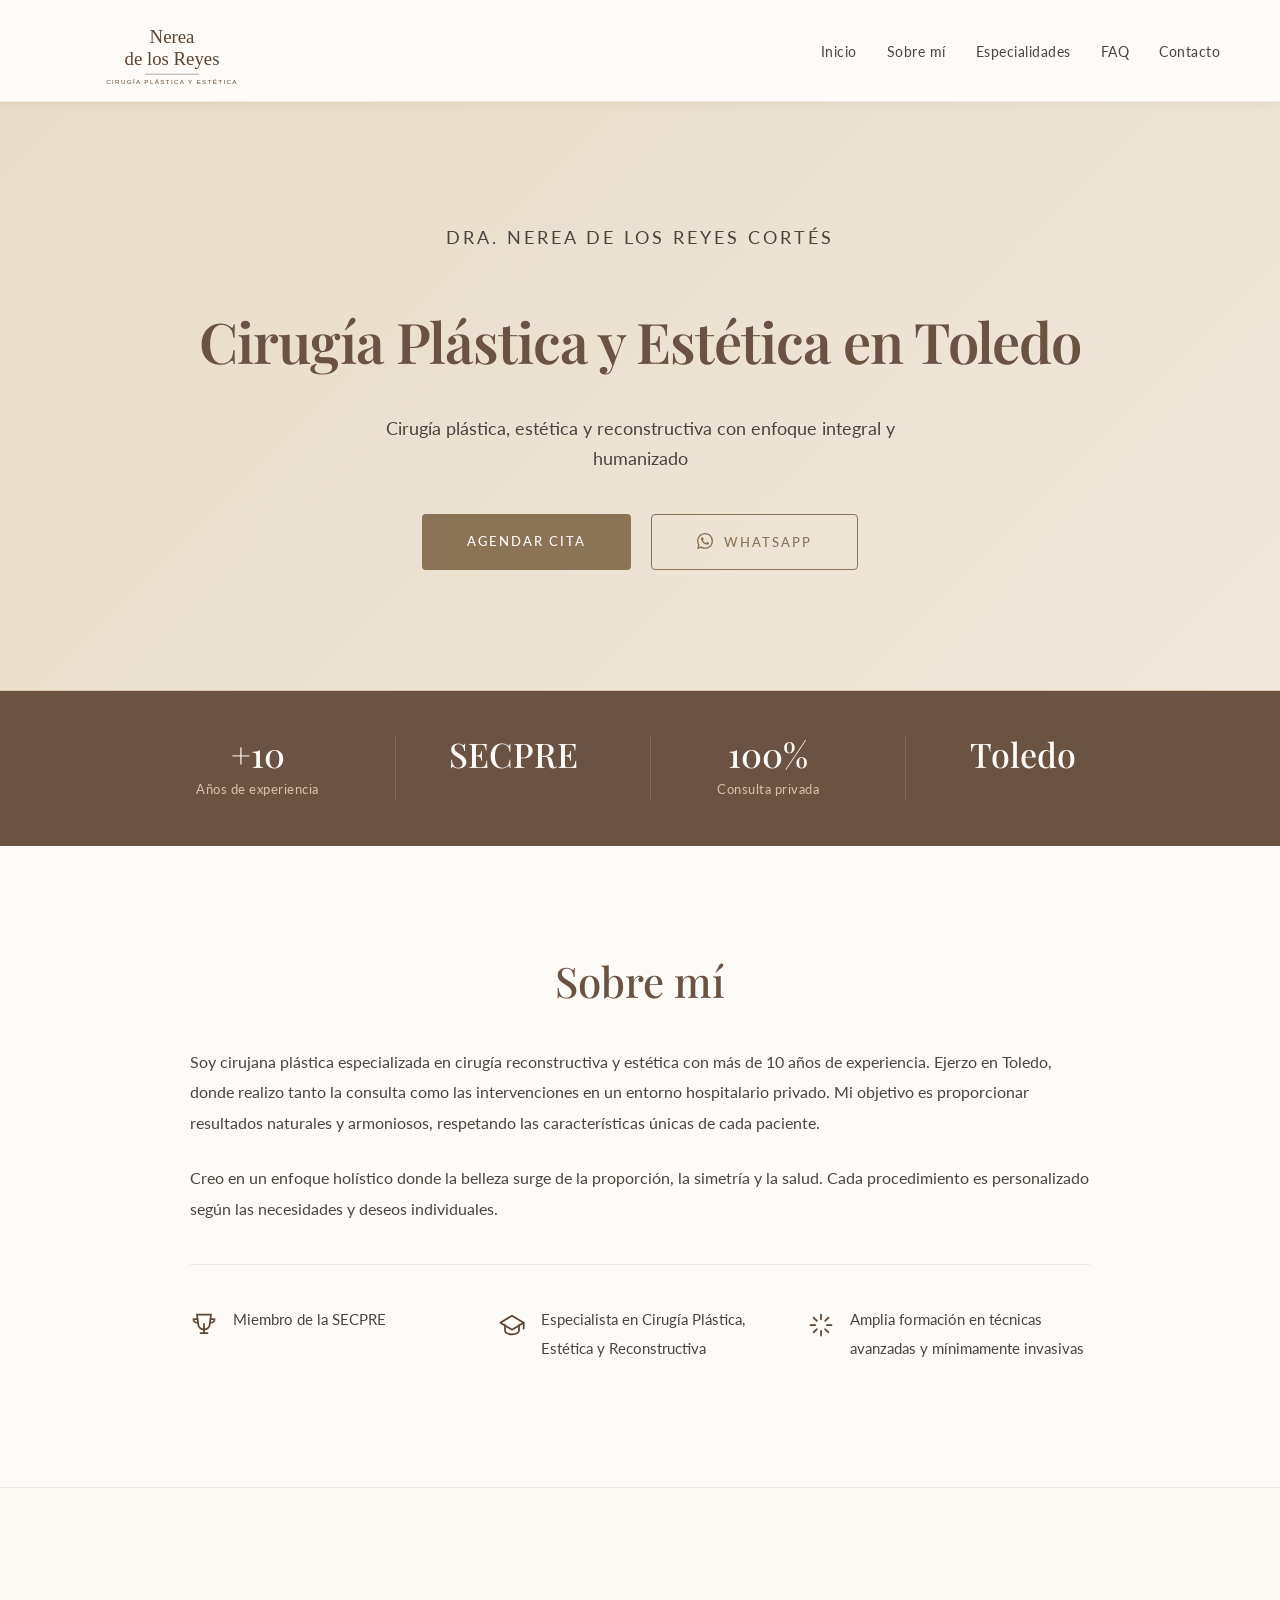
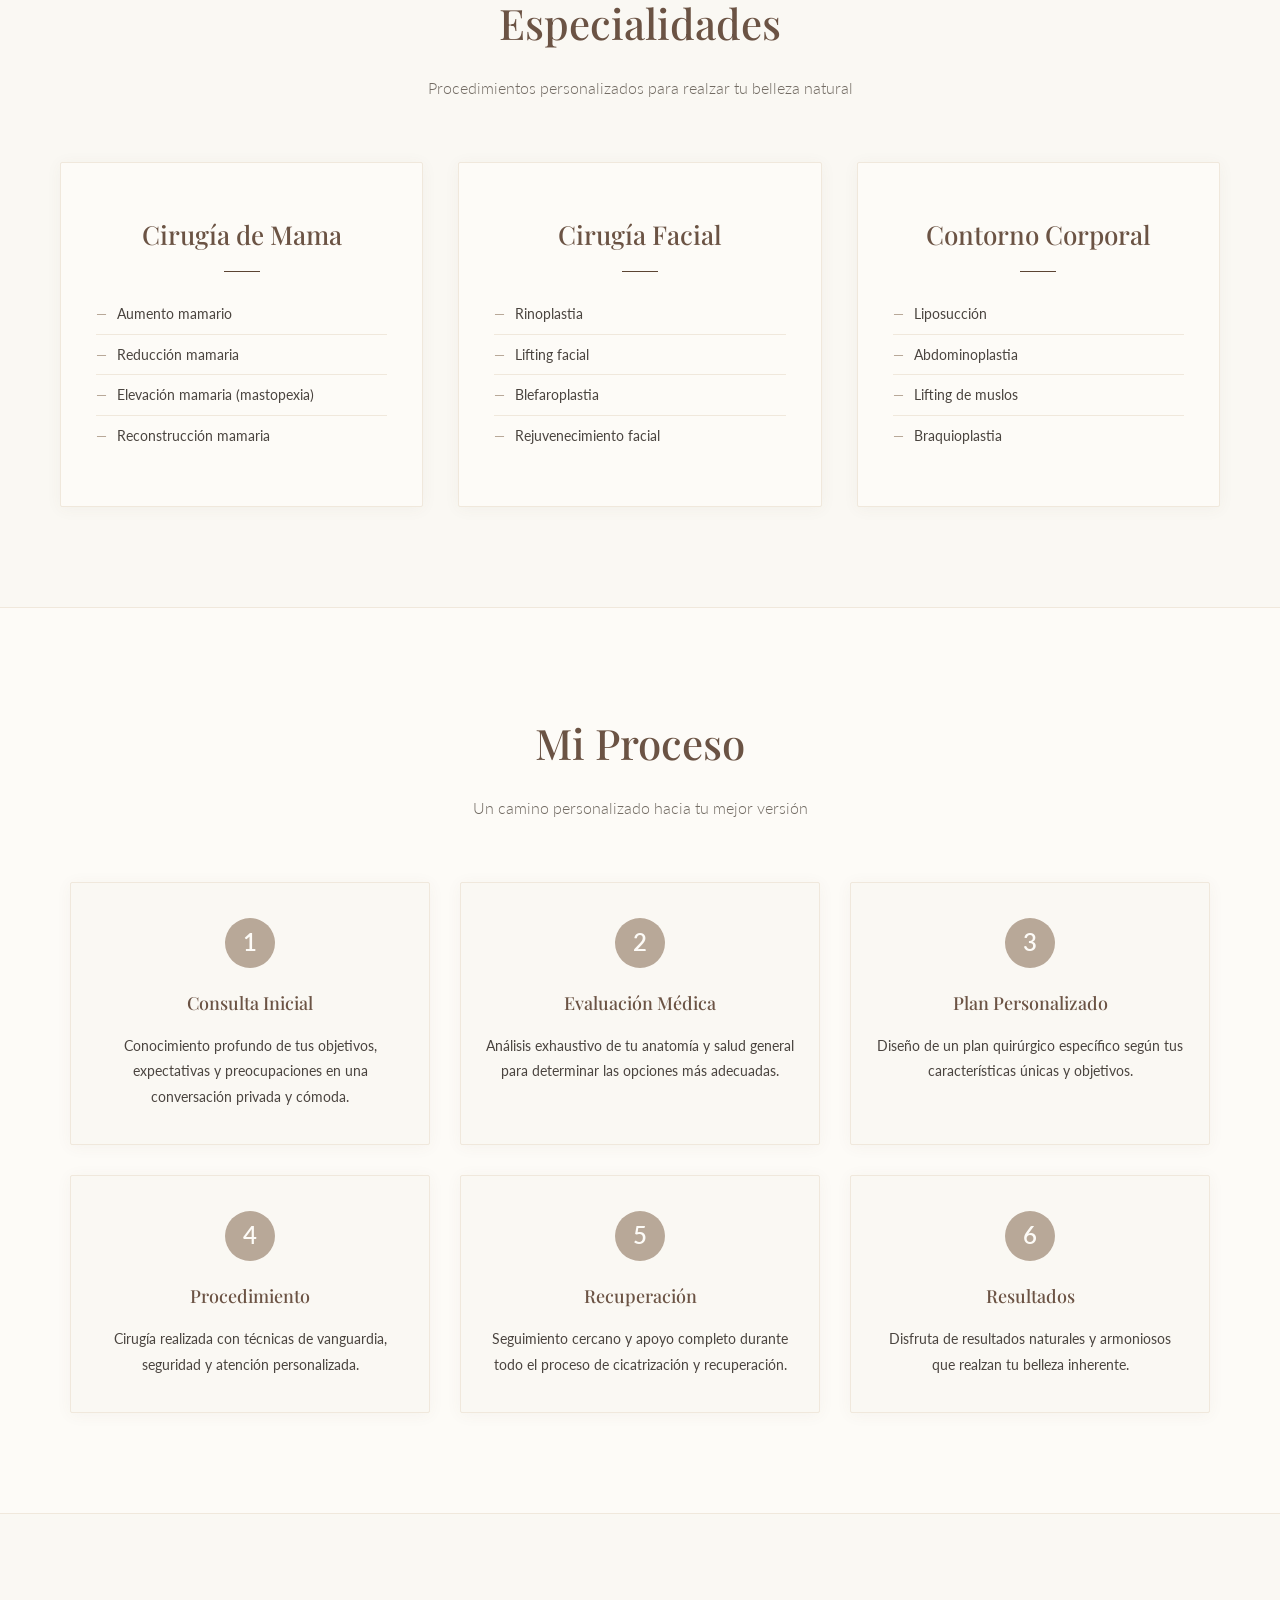
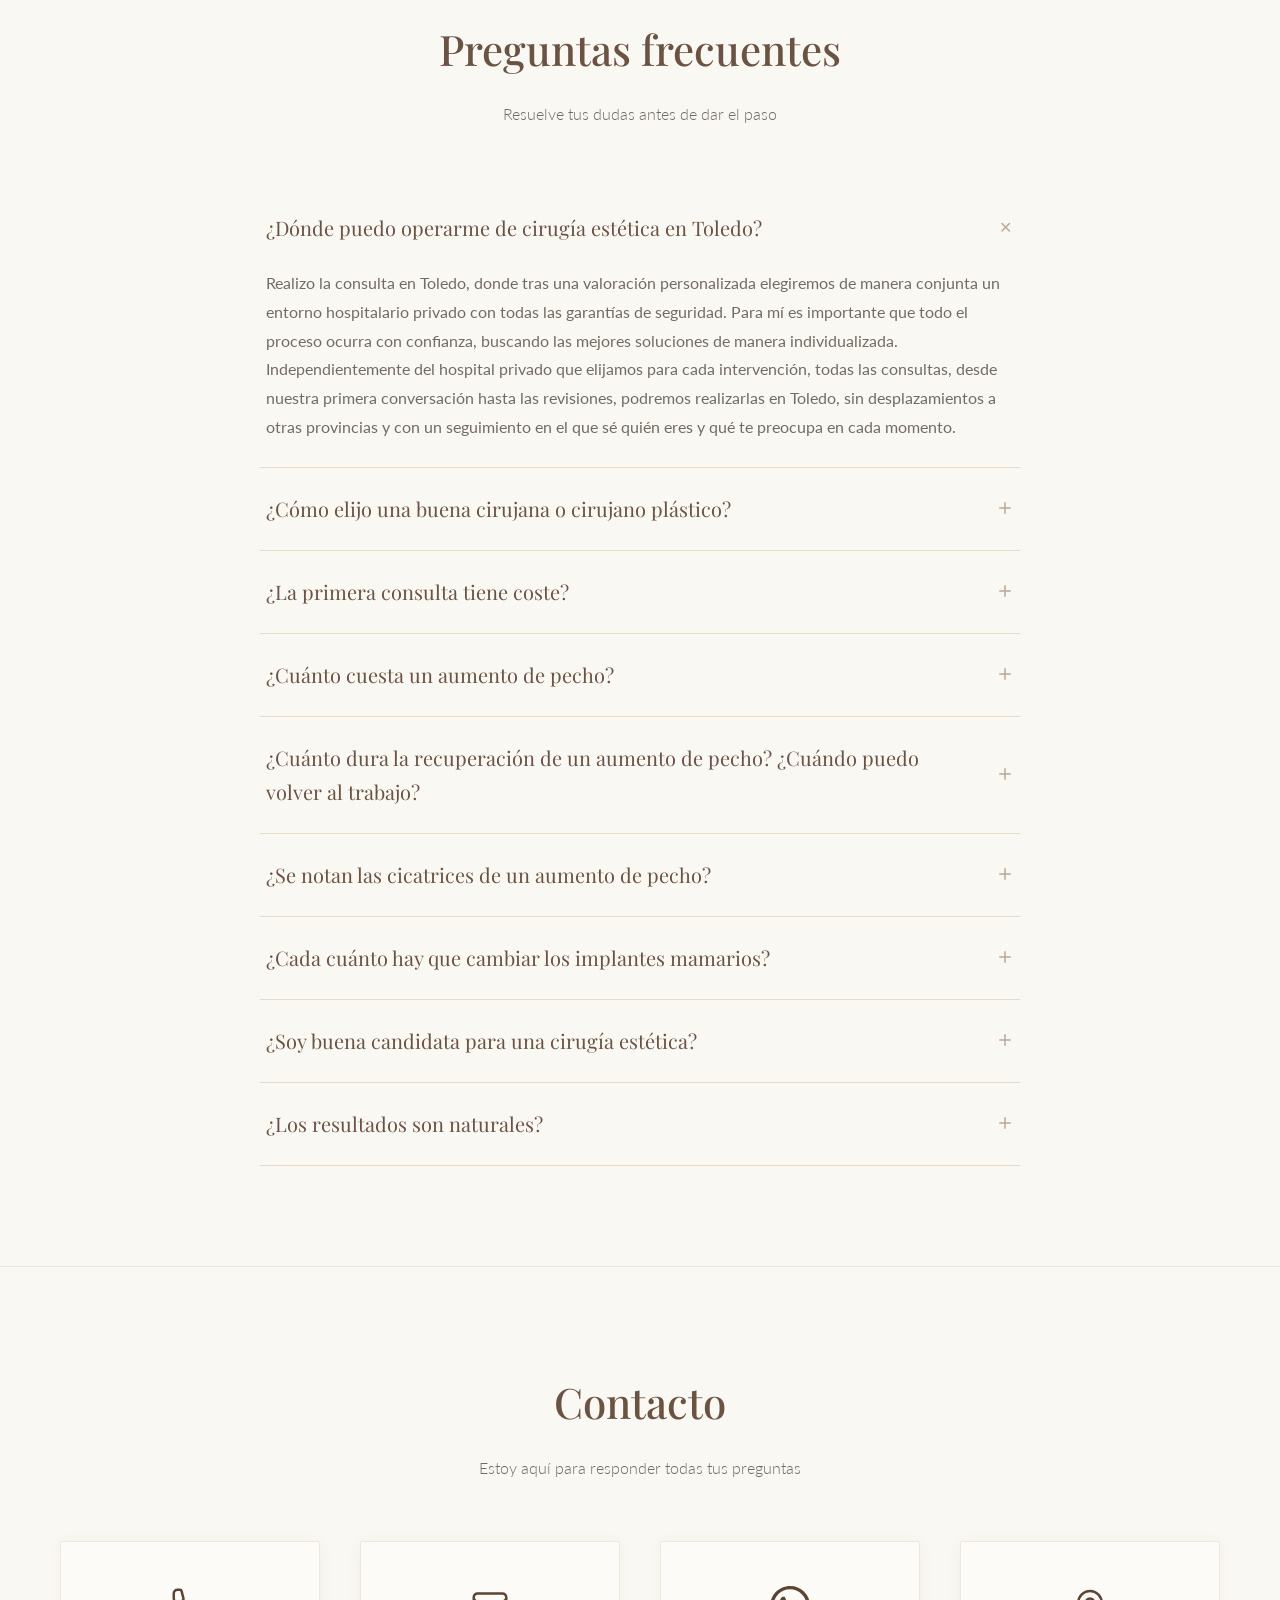
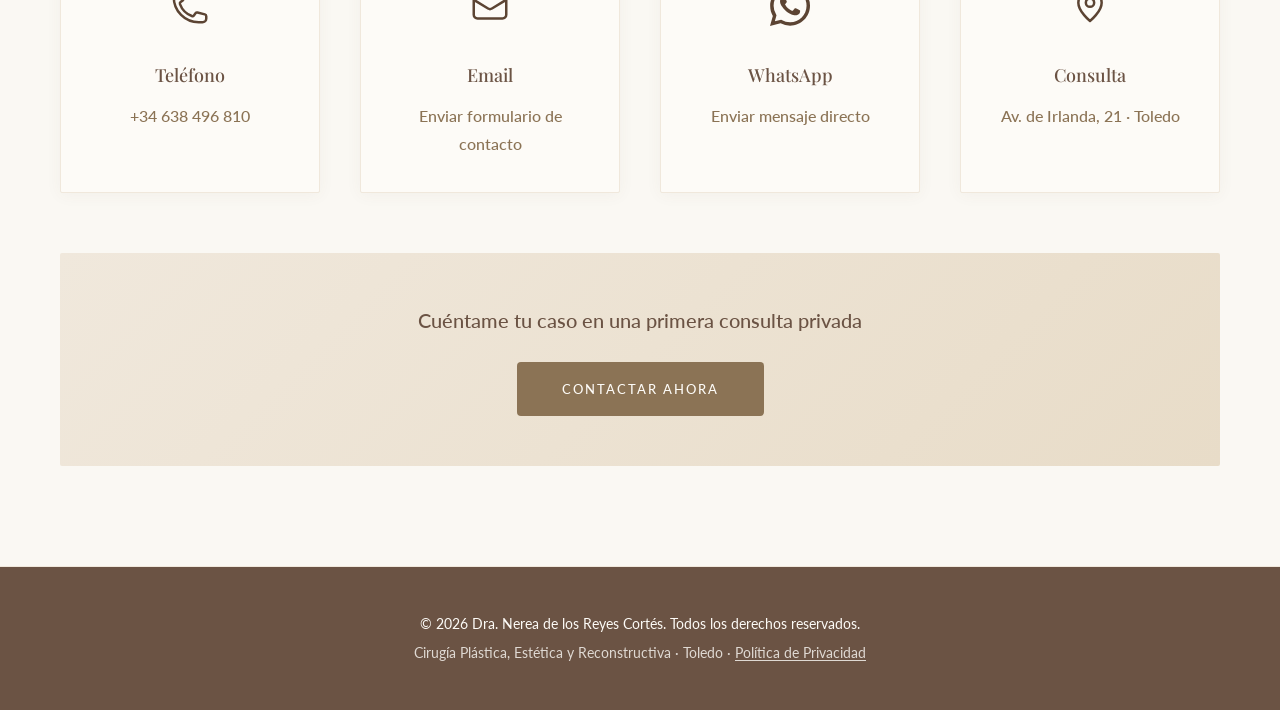
<file: index.html>
<!DOCTYPE html>
<html lang="es">
<head>
    <meta charset="UTF-8">
    <meta name="viewport" content="width=device-width, initial-scale=1.0">
    <meta name="description" content="Cirujana plástica en Toledo. La Dra. Nerea de los Reyes Cortés realiza cirugía estética y reconstructiva en hospital privado: mama, facial y contorno corporal. Pide tu consulta.">
    <title>Cirujana Plástica en Toledo | Dra. Nerea de los Reyes Cortés</title>
    <link rel="canonical" href="https://dradelosreyes.com/">
    <meta property="og:type" content="website">
    <meta property="og:title" content="Cirujana Plástica en Toledo | Dra. Nerea de los Reyes Cortés">
    <meta property="og:description" content="Cirugía plástica, estética y reconstructiva en Toledo. Consulta privada y trato personalizado.">
    <meta property="og:url" content="https://dradelosreyes.com/">
    <meta property="og:locale" content="es_ES">
    <script type="application/ld+json">
    {
        "@context": "https://schema.org",
        "@type": "Physician",
        "name": "Dra. Nerea de los Reyes Cortés",
        "medicalSpecialty": "PlasticSurgery",
        "description": "Cirujana plástica, estética y reconstructiva en Toledo.",
        "url": "https://dradelosreyes.com/",
        "telephone": "+34638496810",
        "address": {
            "@type": "PostalAddress",
            "streetAddress": "Av. de Irlanda, 21",
            "postalCode": "45005",
            "addressLocality": "Toledo",
            "addressRegion": "Castilla-La Mancha",
            "addressCountry": "ES"
        },
        "areaServed": "Toledo",
        "memberOf": {
            "@type": "Organization",
            "name": "SECPRE - Sociedad Española de Cirugía Plástica, Reparadora y Estética"
        }
    }
    </script>
    <script type="application/ld+json">
    {
        "@context": "https://schema.org",
        "@type": "FAQPage",
        "mainEntity": [
            {
                "@type": "Question",
                "name": "¿Dónde puedo operarme de cirugía estética en Toledo?",
                "acceptedAnswer": {
                    "@type": "Answer",
                    "text": "Realizo la consulta en Toledo, donde tras una valoración personalizada elegiremos de manera conjunta un entorno hospitalario privado con todas las garantías de seguridad. Para mí es importante que todo el proceso ocurra con confianza, buscando las mejores soluciones de manera individualizada. Independientemente del hospital privado que elijamos para cada intervención, todas las consultas, desde la primera conversación hasta las revisiones, podremos realizarlas en Toledo, sin desplazamientos a otras provincias y con un seguimiento en el que sé quién eres y qué te preocupa en cada momento."
                }
            },
            {
                "@type": "Question",
                "name": "¿Cómo elijo una buena cirujana o cirujano plástico?",
                "acceptedAnswer": {
                    "@type": "Answer",
                    "text": "Lo esencial es que sea especialista en Cirugía Plástica, Estética y Reconstructiva, con una titulación y una experiencia que puedas confirmar. Un buen indicador es la pertenencia a la SECPRE, la sociedad que acredita a los cirujanos plásticos en España. Pero más allá de los títulos, confía en cómo te sientes en la consulta: si te escuchan de verdad, si se toman el tiempo de entender qué es lo que a ti te importa y si te explican las cosas con honestidad, sin prometer imposibles. Esa mirada atenta al detalle es tan importante como la técnica."
                }
            },
            {
                "@type": "Question",
                "name": "¿La primera consulta tiene coste?",
                "acceptedAnswer": {
                    "@type": "Answer",
                    "text": "La primera consulta es una conversación tranquila, sin prisa y en un espacio de confianza, en la que se escucha con atención, se entiende qué te ha traído hasta aquí y se valora tu caso con detalle para proponerte lo que de verdad se ajusta a ti. La primera consulta es gratuita: podrás venir sin ningún compromiso, con la libertad de resolver tus dudas y decidir con calma."
                }
            },
            {
                "@type": "Question",
                "name": "¿Cuánto cuesta un aumento de pecho?",
                "acceptedAnswer": {
                    "@type": "Answer",
                    "text": "El precio de un aumento de pecho depende de varios factores: el tipo de implante, la técnica quirúrgica, los honorarios del equipo y los gastos de quirófano y hospitalización. Por eso no se da una tarifa cerrada, sino un presupuesto personalizado tras conocer tu caso en la primera consulta, que incluye todo lo necesario para tu seguridad y tu recuperación. Conviene desconfiar de las ofertas «low-cost» muy por debajo del mercado, porque casi siempre esconden recortes en seguridad o en la calidad de los implantes."
                }
            },
            {
                "@type": "Question",
                "name": "¿Cuánto dura la recuperación de un aumento de pecho? ¿Cuándo puedo volver al trabajo?",
                "acceptedAnswer": {
                    "@type": "Answer",
                    "text": "Cada mujer evoluciona de forma distinta. De forma orientativa, la mayoría puede volver a un trabajo de oficina en torno a una semana, siempre que no exija esfuerzo físico. El deporte y los ejercicios más intensos se retoman poco a poco, normalmente a partir del primer mes. Durante las primeras semanas conviene usar el sujetador postoperatorio y evitar levantar peso, con un seguimiento cercano durante todo el proceso."
                }
            },
            {
                "@type": "Question",
                "name": "¿Se notan las cicatrices de un aumento de pecho?",
                "acceptedAnswer": {
                    "@type": "Answer",
                    "text": "Las incisiones se hacen en zonas estratégicas para que las cicatrices sean lo más discretas posible —habitualmente en el pliegue bajo el pecho o alrededor de la areola— y con una técnica cuidadosa que piensa en el resultado a largo plazo. Con el tiempo y los cuidados adecuados se van atenuando hasta volverse muy poco perceptibles."
                }
            },
            {
                "@type": "Question",
                "name": "¿Cada cuánto hay que cambiar los implantes mamarios?",
                "acceptedAnswer": {
                    "@type": "Answer",
                    "text": "Los implantes actuales son de alta calidad y duraderos, pero no están pensados para toda la vida. No hay una norma que obligue a cambiarlos en un plazo fijo: mientras no aparezca ninguna alteración, no es necesario sustituirlos por rutina. Lo importante es el seguimiento, con revisiones periódicas a lo largo de los años."
                }
            },
            {
                "@type": "Question",
                "name": "¿Soy buena candidata para una cirugía estética?",
                "acceptedAnswer": {
                    "@type": "Answer",
                    "text": "La mejor forma de saberlo es una valoración individual. En general, una buena candidata es una persona con buena salud, expectativas realistas y una motivación que nace de ella misma. En la primera consulta se analiza tu caso, tu salud y lo que buscas, y se indica con honestidad si la cirugía es adecuada para ti o si hay una opción mejor."
                }
            },
            {
                "@type": "Question",
                "name": "¿Los resultados son naturales?",
                "acceptedAnswer": {
                    "@type": "Answer",
                    "text": "Ese es siempre el objetivo. Se parte de la proporción y la armonía, con una mirada atenta a los pequeños detalles que hacen que un resultado se sienta propio y no «operado». Se busca realzar tus rasgos y respetar lo que te hace única, nunca transformarte en otra persona."
                }
            }
        ]
    }
    </script>
    <link rel="icon" type="image/svg+xml" href="favicon.svg">
    <link rel="icon" type="image/x-icon" href="favicon.ico">
    <link rel="stylesheet" href="styles.css">
    <link rel="preconnect" href="https://fonts.googleapis.com">
    <link rel="preconnect" href="https://fonts.gstatic.com" crossorigin>
    <link href="https://fonts.googleapis.com/css2?family=Playfair+Display:wght@400;500;600;700&family=Lato:wght@300;400;500&display=swap" rel="stylesheet">
</head>
<body>
    <!-- NAVBAR -->
    <nav class="navbar">
        <div class="container nav-container">
            <div class="logo">
                <img src="logo.svg" alt="Nerea de los Reyes — Cirugía Plástica y Estética">
            </div>
            <ul class="menu">
                <li><a href="#inicio">Inicio</a></li>
                <li><a href="#sobre">Sobre mí</a></li>
                <li><a href="#especialidades">Especialidades</a></li>
                <li><a href="#faq">FAQ</a></li>
                <li><a href="#contacto">Contacto</a></li>
            </ul>
            <button class="menu-toggle">☰</button>
        </div>
    </nav>

    <!-- HERO SECTION -->
    <section id="inicio" class="hero">
        <div class="hero-content">
            <p class="hero-eyebrow">Dra. Nerea de los Reyes Cortés</p>
            <h1>Cirugía Plástica y Estética en Toledo</h1>
            <p>Cirugía plástica, estética y reconstructiva con enfoque integral y humanizado</p>
            <div class="hero-buttons">
                <a href="#contacto" id="btn-agendar" class="btn btn-primary">Agendar Cita</a>
                <a href="https://wa.me/34638496810" target="_blank" rel="noopener" class="btn btn-secondary">
                    <svg xmlns="http://www.w3.org/2000/svg" viewBox="0 0 24 24" fill="currentColor" aria-hidden="true"><path d="M17.472 14.382c-.297-.149-1.758-.867-2.03-.967-.273-.099-.471-.148-.67.15-.197.297-.767.966-.94 1.164-.173.199-.347.223-.644.075-.297-.15-1.255-.463-2.39-1.475-.883-.788-1.48-1.761-1.653-2.059-.173-.297-.018-.458.13-.606.134-.133.298-.347.446-.52.149-.174.198-.298.298-.497.099-.198.05-.371-.025-.52-.075-.149-.669-1.612-.916-2.207-.242-.579-.487-.5-.669-.51-.173-.008-.371-.01-.57-.01-.198 0-.52.074-.792.372-.272.297-1.04 1.016-1.04 2.479 0 1.462 1.065 2.875 1.213 3.074.149.198 2.096 3.2 5.077 4.487.709.306 1.262.489 1.694.625.712.227 1.36.195 1.871.118.571-.085 1.758-.719 2.006-1.413.248-.694.248-1.289.173-1.413-.074-.124-.272-.198-.57-.347m-5.421 7.403h-.004a9.87 9.87 0 01-5.031-1.378l-.361-.214-3.741.982.998-3.648-.235-.374a9.86 9.86 0 01-1.51-5.26c.001-5.45 4.436-9.884 9.888-9.884 2.64 0 5.122 1.03 6.988 2.898a9.825 9.825 0 012.893 6.994c-.003 5.45-4.437 9.885-9.885 9.885M20.52 3.449C18.24 1.245 15.24.044 12.045.044 5.463.044.104 5.4.101 11.986c0 2.096.549 4.14 1.595 5.945L0 24l6.335-1.652a11.96 11.96 0 005.71 1.454h.006c6.585 0 11.946-5.357 11.949-11.945a11.9 11.9 0 00-3.485-8.464z"/></svg>
                    WhatsApp
                </a>
            </div>
        </div>
    </section>

    <!-- FRANJA DE CONFIANZA -->
    <section class="confianza">
        <div class="confianza-grid">
            <div class="confianza-item">
                <div class="confianza-num">+10</div>
                <div class="confianza-lbl">Años de experiencia</div>
            </div>
            <div class="confianza-item">
                <div class="confianza-num">SECPRE</div>
                <div class="confianza-lbl"></div>
            </div>
            <div class="confianza-item">
                <div class="confianza-num">100%</div>
                <div class="confianza-lbl">Consulta privada</div>
            </div>
            <div class="confianza-item">
                <div class="confianza-num">Toledo</div>
                <div class="confianza-lbl"></div>
            </div>
        </div>
    </section>

    <!-- SOBRE MI -->
    <section id="sobre" class="sobre">
        <div class="container">
            <div class="sobre-content">
                <div class="sobre-text">
                    <h2>Sobre mí</h2>
                    <p>Soy cirujana plástica especializada en cirugía reconstructiva y estética con más de 10 años de experiencia. Ejerzo en Toledo, donde realizo tanto la consulta como las intervenciones en un entorno hospitalario privado. Mi objetivo es proporcionar resultados naturales y armoniosos, respetando las características únicas de cada paciente.</p>
                    <p>Creo en un enfoque holístico donde la belleza surge de la proporción, la simetría y la salud. Cada procedimiento es personalizado según las necesidades y deseos individuales.</p>
                    <div class="credentials">
                        <div class="credential-item">
                            <span class="credential-icon">
                                <svg xmlns="http://www.w3.org/2000/svg" viewBox="0 0 24 24" fill="none" stroke="#5c4433" stroke-width="1.5" stroke-linecap="round" stroke-linejoin="round" width="28" height="28" aria-hidden="true"><path d="M6 3h12l-1 8a5 5 0 01-10 0L6 3z"/><path d="M6 7H3a3 3 0 003 3M18 7h3a3 3 0 01-3 3"/><path d="M12 19v-8M9 19h6"/></svg>
                            </span>
                            <p>Miembro de la SECPRE</p>
                        </div>
                        <div class="credential-item">
                            <span class="credential-icon">
                                <svg xmlns="http://www.w3.org/2000/svg" viewBox="0 0 24 24" fill="none" stroke="#5c4433" stroke-width="1.5" stroke-linecap="round" stroke-linejoin="round" width="28" height="28" aria-hidden="true"><path d="M22 10L12 4 2 10l10 6 10-6z"/><path d="M6 12v5c0 1.657 2.686 3 6 3s6-1.343 6-3v-5"/><line x1="22" y1="10" x2="22" y2="15"/></svg>
                            </span>
                            <p>Especialista en Cirugía Plástica, Estética y Reconstructiva</p>
                        </div>
                        <div class="credential-item">
                            <span class="credential-icon">
                                <svg xmlns="http://www.w3.org/2000/svg" viewBox="0 0 24 24" fill="none" stroke="#5c4433" stroke-width="1.5" stroke-linecap="round" stroke-linejoin="round" width="28" height="28" aria-hidden="true"><path d="M12 3v4M12 17v4M3 12h4M17 12h4M5.636 5.636l2.829 2.829M15.535 15.535l2.829 2.829M5.636 18.364l2.829-2.829M15.535 8.465l2.829-2.829"/></svg>
                            </span>
                            <p>Amplia formación en técnicas avanzadas y mínimamente invasivas</p>
                        </div>
                    </div>
                </div>
            </div>
        </div>
    </section>

    <!-- ESPECIALIDADES -->
    <section id="especialidades" class="especialidades">
        <div class="container">
            <h2>Especialidades</h2>
            <p class="section-subtitle">Procedimientos personalizados para realzar tu belleza natural</p>
            <div class="grid-especialidades">
                <div class="card-especialidad">
                    <h3>Cirugía de Mama</h3>
                    <ul class="services-list">
                        <li>Aumento mamario</li>
                        <li>Reducción mamaria</li>
                        <li>Elevación mamaria (mastopexia)</li>
                        <li>Reconstrucción mamaria</li>
                    </ul>
                </div>
                <div class="card-especialidad">
                    <h3>Cirugía Facial</h3>
                    <ul class="services-list">
                        <li>Rinoplastia</li>
                        <li>Lifting facial</li>
                        <li>Blefaroplastia</li>
                        <li>Rejuvenecimiento facial</li>
                    </ul>
                </div>
                <div class="card-especialidad">
                    <h3>Contorno Corporal</h3>
                    <ul class="services-list">
                        <li>Liposucción</li>
                        <li>Abdominoplastia</li>
                        <li>Lifting de muslos</li>
                        <li>Braquioplastia</li>
                    </ul>
                </div>
            </div>
        </div>
    </section>

    <!-- PROCESO -->
    <section class="proceso">
        <div class="container">
            <h2>Mi Proceso</h2>
            <p class="section-subtitle">Un camino personalizado hacia tu mejor versión</p>
            <div class="proceso-grid">
                <div class="proceso-step">
                    <div class="step-number">1</div>
                    <h3>Consulta Inicial</h3>
                    <p>Conocimiento profundo de tus objetivos, expectativas y preocupaciones en una conversación privada y cómoda.</p>
                </div>
                <div class="proceso-step">
                    <div class="step-number">2</div>
                    <h3>Evaluación Médica</h3>
                    <p>Análisis exhaustivo de tu anatomía y salud general para determinar las opciones más adecuadas.</p>
                </div>
                <div class="proceso-step">
                    <div class="step-number">3</div>
                    <h3>Plan Personalizado</h3>
                    <p>Diseño de un plan quirúrgico específico según tus características únicas y objetivos.</p>
                </div>
                <div class="proceso-step">
                    <div class="step-number">4</div>
                    <h3>Procedimiento</h3>
                    <p>Cirugía realizada con técnicas de vanguardia, seguridad y atención personalizada.</p>
                </div>
                <div class="proceso-step">
                    <div class="step-number">5</div>
                    <h3>Recuperación</h3>
                    <p>Seguimiento cercano y apoyo completo durante todo el proceso de cicatrización y recuperación.</p>
                </div>
                <div class="proceso-step">
                    <div class="step-number">6</div>
                    <h3>Resultados</h3>
                    <p>Disfruta de resultados naturales y armoniosos que realzan tu belleza inherente.</p>
                </div>
            </div>
        </div>
    </section>

    <!-- FAQ -->
    <section id="faq" class="faq">
        <div class="container">
            <h2>Preguntas frecuentes</h2>
            <p class="section-subtitle">Resuelve tus dudas antes de dar el paso</p>
            <div class="faq-list">
                <details class="faq-item" open>
                    <summary>¿Dónde puedo operarme de cirugía estética en Toledo?
                        <span class="faq-chevron"><svg xmlns="http://www.w3.org/2000/svg" viewBox="0 0 24 24" fill="none" stroke="currentColor" stroke-width="2" stroke-linecap="round" width="18" height="18" aria-hidden="true"><line x1="12" y1="5" x2="12" y2="19"/><line x1="5" y1="12" x2="19" y2="12"/></svg></span>
                    </summary>
                    <p>Realizo la consulta en Toledo, donde tras una valoración personalizada elegiremos de manera conjunta un entorno hospitalario privado con todas las garantías de seguridad. Para mí es importante que todo el proceso ocurra con confianza, buscando las mejores soluciones de manera individualizada. Independientemente del hospital privado que elijamos para cada intervención, todas las consultas, desde nuestra primera conversación hasta las revisiones, podremos realizarlas en Toledo, sin desplazamientos a otras provincias y con un seguimiento en el que sé quién eres y qué te preocupa en cada momento.</p>
                </details>
                <details class="faq-item">
                    <summary>¿Cómo elijo una buena cirujana o cirujano plástico?
                        <span class="faq-chevron"><svg xmlns="http://www.w3.org/2000/svg" viewBox="0 0 24 24" fill="none" stroke="currentColor" stroke-width="2" stroke-linecap="round" width="18" height="18" aria-hidden="true"><line x1="12" y1="5" x2="12" y2="19"/><line x1="5" y1="12" x2="19" y2="12"/></svg></span>
                    </summary>
                    <p>Lo esencial es que sea especialista en Cirugía Plástica, Estética y Reconstructiva, con una titulación y una experiencia que puedas confirmar. Un buen indicador es la pertenencia a la SECPRE, la sociedad que acredita a los cirujanos plásticos en España. Pero más allá de los títulos, confía en cómo te sientes en la consulta: si te escuchan de verdad, si se toman el tiempo de entender qué es lo que a ti te importa y si te explican las cosas con honestidad, sin prometer imposibles. Esa mirada atenta al detalle es, para mí, tan importante como la técnica.</p>
                </details>
                <details class="faq-item">
                    <summary>¿La primera consulta tiene coste?
                        <span class="faq-chevron"><svg xmlns="http://www.w3.org/2000/svg" viewBox="0 0 24 24" fill="none" stroke="currentColor" stroke-width="2" stroke-linecap="round" width="18" height="18" aria-hidden="true"><line x1="12" y1="5" x2="12" y2="19"/><line x1="5" y1="12" x2="19" y2="12"/></svg></span>
                    </summary>
                    <p>La primera consulta es una conversación tranquila, sin prisa y en un espacio de confianza. Es el momento en el que te escucho con atención, entiendo qué te ha traído hasta aquí y valoro tu caso con detalle para proponerte lo que de verdad se ajusta a ti. Quiero que salgas de esa primera cita con las ideas claras y sintiéndote comprendida. Por ello realizo esa primera consulta de manera gratuita: quiero que vengas sin ningún compromiso, con la libertad de resolver tus dudas y decidir con calma, sin más expectativa que la de escucharte y orientarte con honestidad.</p>
                </details>
                <details class="faq-item">
                    <summary>¿Cuánto cuesta un aumento de pecho?
                        <span class="faq-chevron"><svg xmlns="http://www.w3.org/2000/svg" viewBox="0 0 24 24" fill="none" stroke="currentColor" stroke-width="2" stroke-linecap="round" width="18" height="18" aria-hidden="true"><line x1="12" y1="5" x2="12" y2="19"/><line x1="5" y1="12" x2="19" y2="12"/></svg></span>
                    </summary>
                    <p>El precio de un aumento de pecho depende de varios factores: el tipo de implante, la técnica quirúrgica, los honorarios del equipo y los gastos de quirófano y hospitalización. Por eso no doy una tarifa cerrada, sino un presupuesto personalizado tras conocer tu caso en la primera consulta. En él se incluye todo lo necesario para tu seguridad y tu recuperación. Te lo explico con calma para que entiendas cada parte, sin letra pequeña. Y te aconsejo desconfiar de las ofertas «low-cost» muy por debajo del mercado, porque casi siempre esconden recortes en seguridad o en la calidad de los implantes: en algo tan importante, tu tranquilidad no debería ser lo que se abarata.</p>
                </details>
                <details class="faq-item">
                    <summary>¿Cuánto dura la recuperación de un aumento de pecho? ¿Cuándo puedo volver al trabajo?
                        <span class="faq-chevron"><svg xmlns="http://www.w3.org/2000/svg" viewBox="0 0 24 24" fill="none" stroke="currentColor" stroke-width="2" stroke-linecap="round" width="18" height="18" aria-hidden="true"><line x1="12" y1="5" x2="12" y2="19"/><line x1="5" y1="12" x2="19" y2="12"/></svg></span>
                    </summary>
                    <p>Cada mujer evoluciona de forma distinta, y me gusta tenerlo en cuenta de verdad, no dar una respuesta genérica. De forma orientativa, la mayoría puede volver a un trabajo de oficina en torno a una semana, siempre que no exija esfuerzo físico. El deporte y los ejercicios más intensos se retoman poco a poco, normalmente a partir del primer mes. Durante las primeras semanas conviene usar el sujetador postoperatorio y evitar levantar peso. Te acompaño de cerca en todo el proceso: me importa cómo te sientes cada día, no solo cómo cicatriza la herida, y ajusto las pautas a tu ritmo y a tu vida.</p>
                </details>
                <details class="faq-item">
                    <summary>¿Se notan las cicatrices de un aumento de pecho?
                        <span class="faq-chevron"><svg xmlns="http://www.w3.org/2000/svg" viewBox="0 0 24 24" fill="none" stroke="currentColor" stroke-width="2" stroke-linecap="round" width="18" height="18" aria-hidden="true"><line x1="12" y1="5" x2="12" y2="19"/><line x1="5" y1="12" x2="19" y2="12"/></svg></span>
                    </summary>
                    <p>Cuido mucho este aspecto, porque sé lo que preocupa. Las incisiones se hacen en zonas estratégicas para que las cicatrices sean lo más discretas posible —habitualmente en el pliegue bajo el pecho o alrededor de la areola— y con una técnica cuidadosa que piensa en el resultado a largo plazo. Con el tiempo y los cuidados adecuados se van atenuando hasta volverse muy poco perceptibles. En la consulta te explico con detalle qué tipo de incisión es la mejor para ti y qué puedes esperar, para que decidas con total información.</p>
                </details>
                <details class="faq-item">
                    <summary>¿Cada cuánto hay que cambiar los implantes mamarios?
                        <span class="faq-chevron"><svg xmlns="http://www.w3.org/2000/svg" viewBox="0 0 24 24" fill="none" stroke="currentColor" stroke-width="2" stroke-linecap="round" width="18" height="18" aria-hidden="true"><line x1="12" y1="5" x2="12" y2="19"/><line x1="5" y1="12" x2="19" y2="12"/></svg></span>
                    </summary>
                    <p>Los implantes actuales son de alta calidad y duraderos, pero no están pensados para toda la vida. No hay una norma que obligue a cambiarlos en un plazo fijo: mientras no aparezca ninguna alteración, no es necesario sustituirlos por rutina. Lo importante es el seguimiento: unas revisiones periódicas en las que reviso con atención que todo sigue bien a lo largo de los años y en las que puedes consultarme cualquier cambio que notes, por pequeño que te parezca.</p>
                </details>
                <details class="faq-item">
                    <summary>¿Soy buena candidata para una cirugía estética?
                        <span class="faq-chevron"><svg xmlns="http://www.w3.org/2000/svg" viewBox="0 0 24 24" fill="none" stroke="currentColor" stroke-width="2" stroke-linecap="round" width="18" height="18" aria-hidden="true"><line x1="12" y1="5" x2="12" y2="19"/><line x1="5" y1="12" x2="19" y2="12"/></svg></span>
                    </summary>
                    <p>La mejor forma de saberlo es una valoración individual, mirándote a ti y no a un caso estándar. En general, una buena candidata es una persona con buena salud, expectativas realistas y una motivación que nace de ella misma. En la primera consulta analizo tu caso, tu salud y lo que buscas, y te digo con honestidad si la cirugía es adecuada para ti o si hay una opción mejor. Mi compromiso es recomendarte solo aquello que de verdad te vaya a beneficiar, aunque a veces eso signifique aconsejarte esperar o no operarte.</p>
                </details>
                <details class="faq-item">
                    <summary>¿Los resultados son naturales?
                        <span class="faq-chevron"><svg xmlns="http://www.w3.org/2000/svg" viewBox="0 0 24 24" fill="none" stroke="currentColor" stroke-width="2" stroke-linecap="round" width="18" height="18" aria-hidden="true"><line x1="12" y1="5" x2="12" y2="19"/><line x1="5" y1="12" x2="19" y2="12"/></svg></span>
                    </summary>
                    <p>Ese es siempre mi objetivo. Parto de la proporción y la armonía, con una mirada atenta a los pequeños detalles que hacen que un resultado se sienta tuyo y no «operado». Busco realzar tus rasgos y respetar lo que te hace única, nunca transformarte en otra persona. Para mí, un buen resultado es el que se integra de forma natural con el resto de tu cuerpo y te devuelve la confianza sin que se note la mano del cirujano.</p>
                </details>
            </div>
        </div>
    </section>

    <!-- CONTACTO -->
    <section id="contacto" class="contacto">
        <div class="container">
            <h2>Contacto</h2>
            <p class="section-subtitle">Estoy aquí para responder todas tus preguntas</p>
            <div class="contacto-content">
                <div class="info-item">
                    <div class="info-icon">
                        <svg xmlns="http://www.w3.org/2000/svg" viewBox="0 0 24 24" fill="none" stroke="#5c4433" stroke-width="1.5" stroke-linecap="round" stroke-linejoin="round" width="40" height="40" aria-hidden="true"><path d="M2.25 6.75c0 8.284 6.716 15 15 15h2.25a2.25 2.25 0 002.25-2.25v-1.372c0-.516-.351-.966-.852-1.091l-4.423-1.106c-.44-.11-.902.055-1.173.417l-.97 1.293c-.282.376-.769.542-1.21.38a12.035 12.035 0 01-7.143-7.143c-.162-.441.004-.928.38-1.21l1.293-.97c.363-.271.527-.734.417-1.173L6.963 3.102a1.125 1.125 0 00-1.091-.852H4.5A2.25 2.25 0 002.25 4.5v2.25z"/></svg>
                    </div>
                    <h3>Teléfono</h3>
                    <p>
                        <span class="tel-desktop">+34 638 496 810</span>
                        <a href="tel:+34638496810" class="tel-mobile">+34 638 496 810</a>
                    </p>
                </div>
                <div class="info-item">
                    <div class="info-icon">
                        <svg xmlns="http://www.w3.org/2000/svg" viewBox="0 0 24 24" fill="none" stroke="#5c4433" stroke-width="1.5" stroke-linecap="round" stroke-linejoin="round" width="40" height="40" aria-hidden="true"><path d="M21.75 6.75v10.5a2.25 2.25 0 01-2.25 2.25h-15a2.25 2.25 0 01-2.25-2.25V6.75m19.5 0A2.25 2.25 0 0019.5 4.5h-15a2.25 2.25 0 00-2.25 2.25m19.5 0v.243a2.25 2.25 0 01-1.07 1.916l-7.5 4.615a2.25 2.25 0 01-2.36 0L3.32 8.91a2.25 2.25 0 01-1.07-1.916V6.75"/></svg>
                    </div>
                    <h3>Email</h3>
                    <p><a href="#" id="btn-email-modal">Enviar formulario de contacto</a></p>
                </div>
                <div class="info-item">
                    <div class="info-icon">
                        <svg xmlns="http://www.w3.org/2000/svg" viewBox="0 0 24 24" fill="#5c4433" width="40" height="40" aria-hidden="true"><path d="M17.472 14.382c-.297-.149-1.758-.867-2.03-.967-.273-.099-.471-.148-.67.15-.197.297-.767.966-.94 1.164-.173.199-.347.223-.644.075-.297-.15-1.255-.463-2.39-1.475-.883-.788-1.48-1.761-1.653-2.059-.173-.297-.018-.458.13-.606.134-.133.298-.347.446-.52.149-.174.198-.298.298-.497.099-.198.05-.371-.025-.52-.075-.149-.669-1.612-.916-2.207-.242-.579-.487-.5-.669-.51-.173-.008-.371-.01-.57-.01-.198 0-.52.074-.792.372-.272.297-1.04 1.016-1.04 2.479 0 1.462 1.065 2.875 1.213 3.074.149.198 2.096 3.2 5.077 4.487.709.306 1.262.489 1.694.625.712.227 1.36.195 1.871.118.571-.085 1.758-.719 2.006-1.413.248-.694.248-1.289.173-1.413-.074-.124-.272-.198-.57-.347m-5.421 7.403h-.004a9.87 9.87 0 01-5.031-1.378l-.361-.214-3.741.982.998-3.648-.235-.374a9.86 9.86 0 01-1.51-5.26c.001-5.45 4.436-9.884 9.888-9.884 2.64 0 5.122 1.03 6.988 2.898a9.825 9.825 0 012.893 6.994c-.003 5.45-4.437 9.885-9.885 9.885M20.52 3.449C18.24 1.245 15.24.044 12.045.044 5.463.044.104 5.4.101 11.986c0 2.096.549 4.14 1.595 5.945L0 24l6.335-1.652a11.96 11.96 0 005.71 1.454h.006c6.585 0 11.946-5.357 11.949-11.945a11.9 11.9 0 00-3.485-8.464z"/></svg>
                    </div>
                    <h3>WhatsApp</h3>
                    <p><a href="https://wa.me/34638496810" target="_blank" rel="noopener">Enviar mensaje directo</a></p>
                </div>
                <div class="info-item">
                    <div class="info-icon">
                        <svg xmlns="http://www.w3.org/2000/svg" viewBox="0 0 24 24" fill="none" stroke="#5c4433" stroke-width="1.5" stroke-linecap="round" stroke-linejoin="round" width="40" height="40" aria-hidden="true"><path d="M12 21s-7-5.686-7-11a7 7 0 1114 0c0 5.314-7 11-7 11z"/><circle cx="12" cy="10" r="2.5"/></svg>
                    </div>
                    <h3>Consulta</h3>
                    <p><a href="https://maps.google.com/?q=Av.+de+Irlanda+21,+45005+Toledo" target="_blank" rel="noopener">Av. de Irlanda, 21 · Toledo</a></p>
                </div>
            </div>
            <div class="cta-final">
                <p>Cuéntame tu caso en una primera consulta privada</p>
                <a href="https://wa.me/34638496810" target="_blank" rel="noopener" class="btn btn-primary">Contactar ahora</a>
            </div>
        </div>
    </section>

    <!-- FOOTER -->
    <footer class="footer">
        <div class="container">
            <p>&copy; 2026 Dra. Nerea de los Reyes Cortés. Todos los derechos reservados.</p>
            <p class="footer-disclaimer">Cirugía Plástica, Estética y Reconstructiva · Toledo · <a href="privacidad.html" class="footer-link">Política de Privacidad</a></p>
        </div>
    </footer>

    <!-- MODAL AGENDAR CITA -->
    <div id="modal-cita" class="modal-overlay" aria-hidden="true">
        <div class="modal-container" role="dialog" aria-modal="true" aria-labelledby="modal-titulo">
            <button class="modal-close" aria-label="Cerrar">
                <svg xmlns="http://www.w3.org/2000/svg" viewBox="0 0 24 24" fill="none" stroke="currentColor" stroke-width="1.5" stroke-linecap="round" stroke-linejoin="round"><line x1="18" y1="6" x2="6" y2="18"/><line x1="6" y1="6" x2="18" y2="18"/></svg>
            </button>
            <h2 id="modal-titulo">Agendar Cita</h2>
            <p class="modal-subtitle">Completa el formulario y te contactaremos pronto</p>
            <form id="form-cita" action="https://formspree.io/f/xbdvywad" method="POST" novalidate>
                <div class="form-group">
                    <label for="nombre">Nombre completo <span class="required-mark">*</span></label>
                    <input type="text" id="nombre" name="nombre" required autocomplete="name">
                </div>
                <div class="form-group">
                    <label for="email">Email <span class="required-mark">*</span></label>
                    <input type="email" id="email" name="email" required autocomplete="email">
                </div>
                <div class="form-group">
                    <label for="telefono">Teléfono <span class="required-mark">*</span></label>
                    <input type="tel" id="telefono" name="telefono" required autocomplete="tel">
                </div>
                <div class="form-group">
                    <label for="mensaje">Motivo de la consulta</label>
                    <textarea id="mensaje" name="mensaje" rows="3" placeholder="Cuéntanos brevemente el motivo de tu consulta..."></textarea>
                </div>
                <div class="form-group form-group-check">
                    <label class="check-label" for="privacidad">
                        <input type="checkbox" id="privacidad" name="privacidad" required>
                        <span>He leído y acepto la <a href="privacidad.html" target="_blank" class="privacy-link">Política de Privacidad</a>. Consiento el tratamiento de mis datos personales con la finalidad de gestionar mi solicitud de cita, conforme al Reglamento (UE) 2016/679 (RGPD) y la Ley Orgánica 3/2018 (LOPDGDD).</span>
                    </label>
                    <p id="privacidad-error" class="form-error" hidden>Debes aceptar la política de privacidad para continuar.</p>
                </div>
                <button type="submit" class="btn btn-primary btn-form">Enviar solicitud</button>
            </form>
            <div id="form-success" class="form-success" hidden>
                <svg xmlns="http://www.w3.org/2000/svg" viewBox="0 0 24 24" fill="none" stroke="#5c4433" stroke-width="1.5" stroke-linecap="round" stroke-linejoin="round"><path d="M22 11.08V12a10 10 0 11-5.93-9.14"/><polyline points="22 4 12 14.01 9 11.01"/></svg>
                <p>Hemos recibido tu solicitud,<br>te contactaremos pronto.</p>
            </div>
        </div>
    </div>

    <script src="script.js"></script>
</body>
</html>
</file>
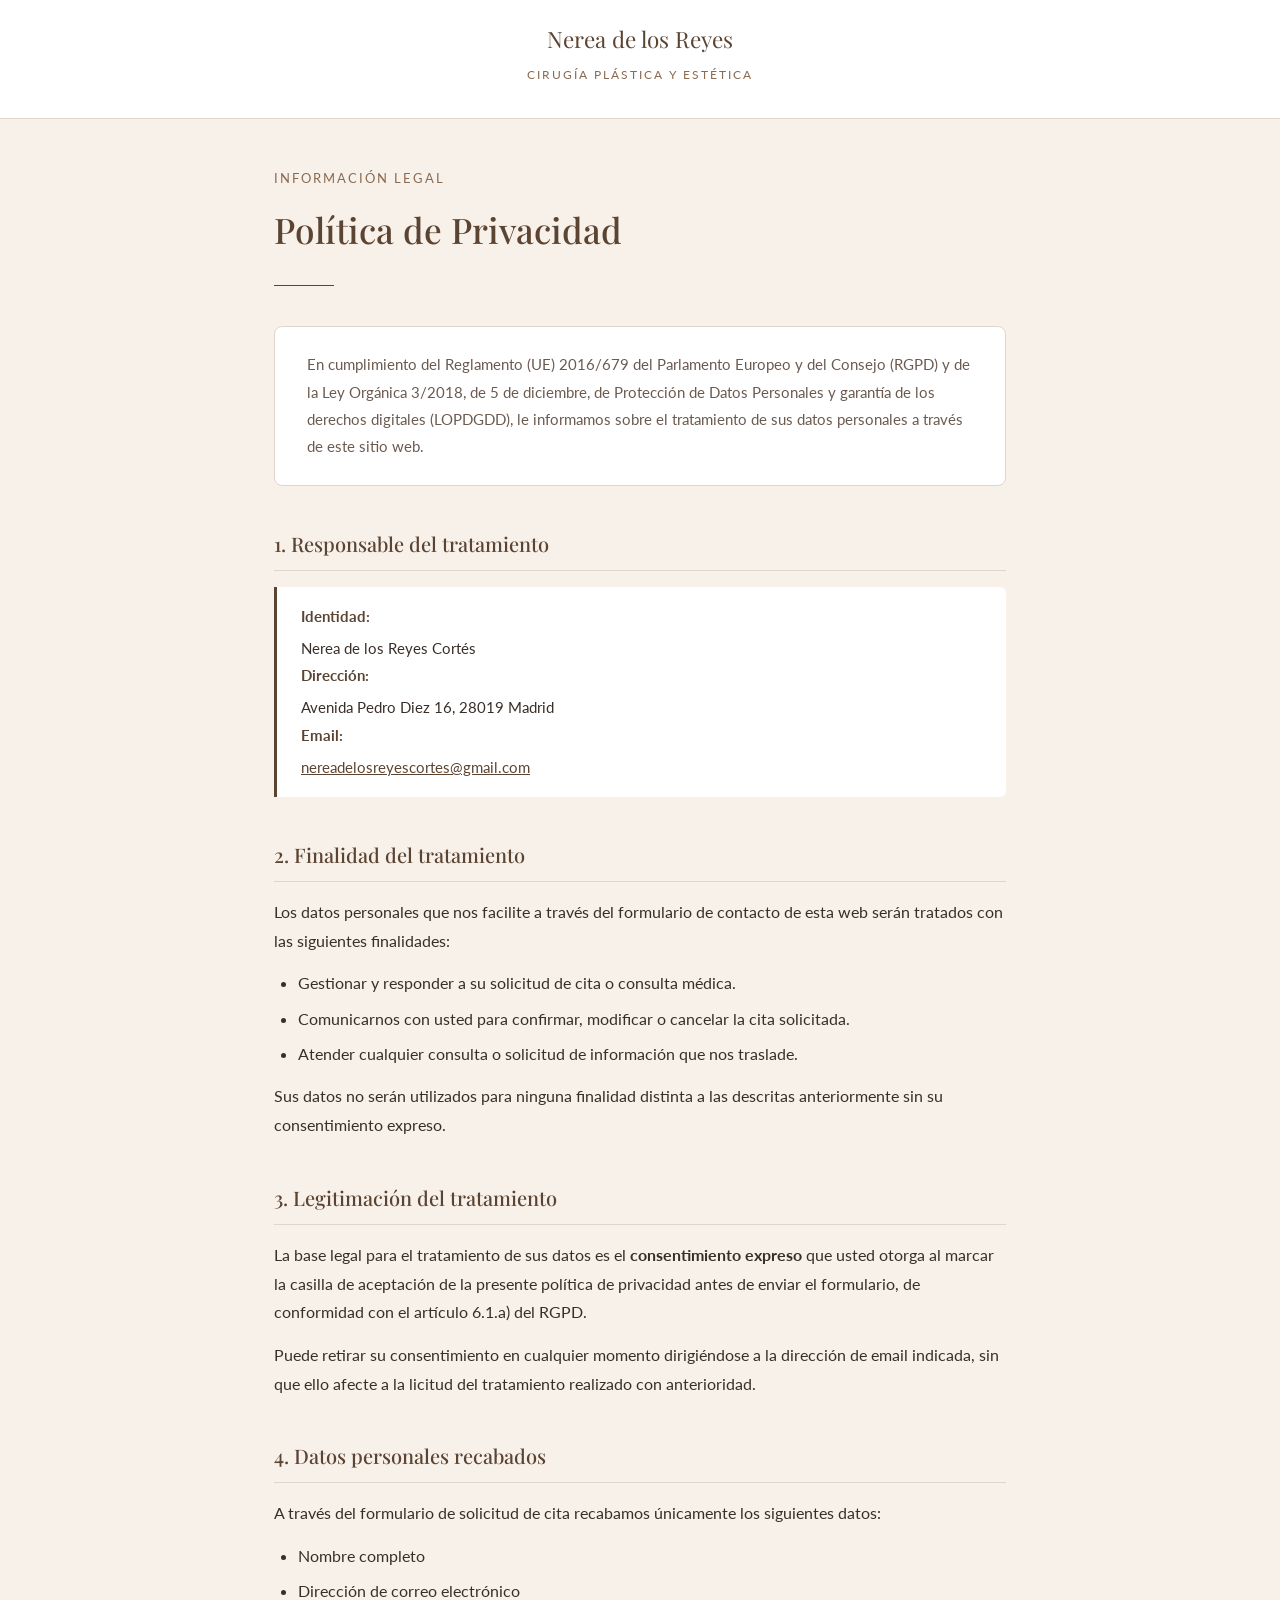
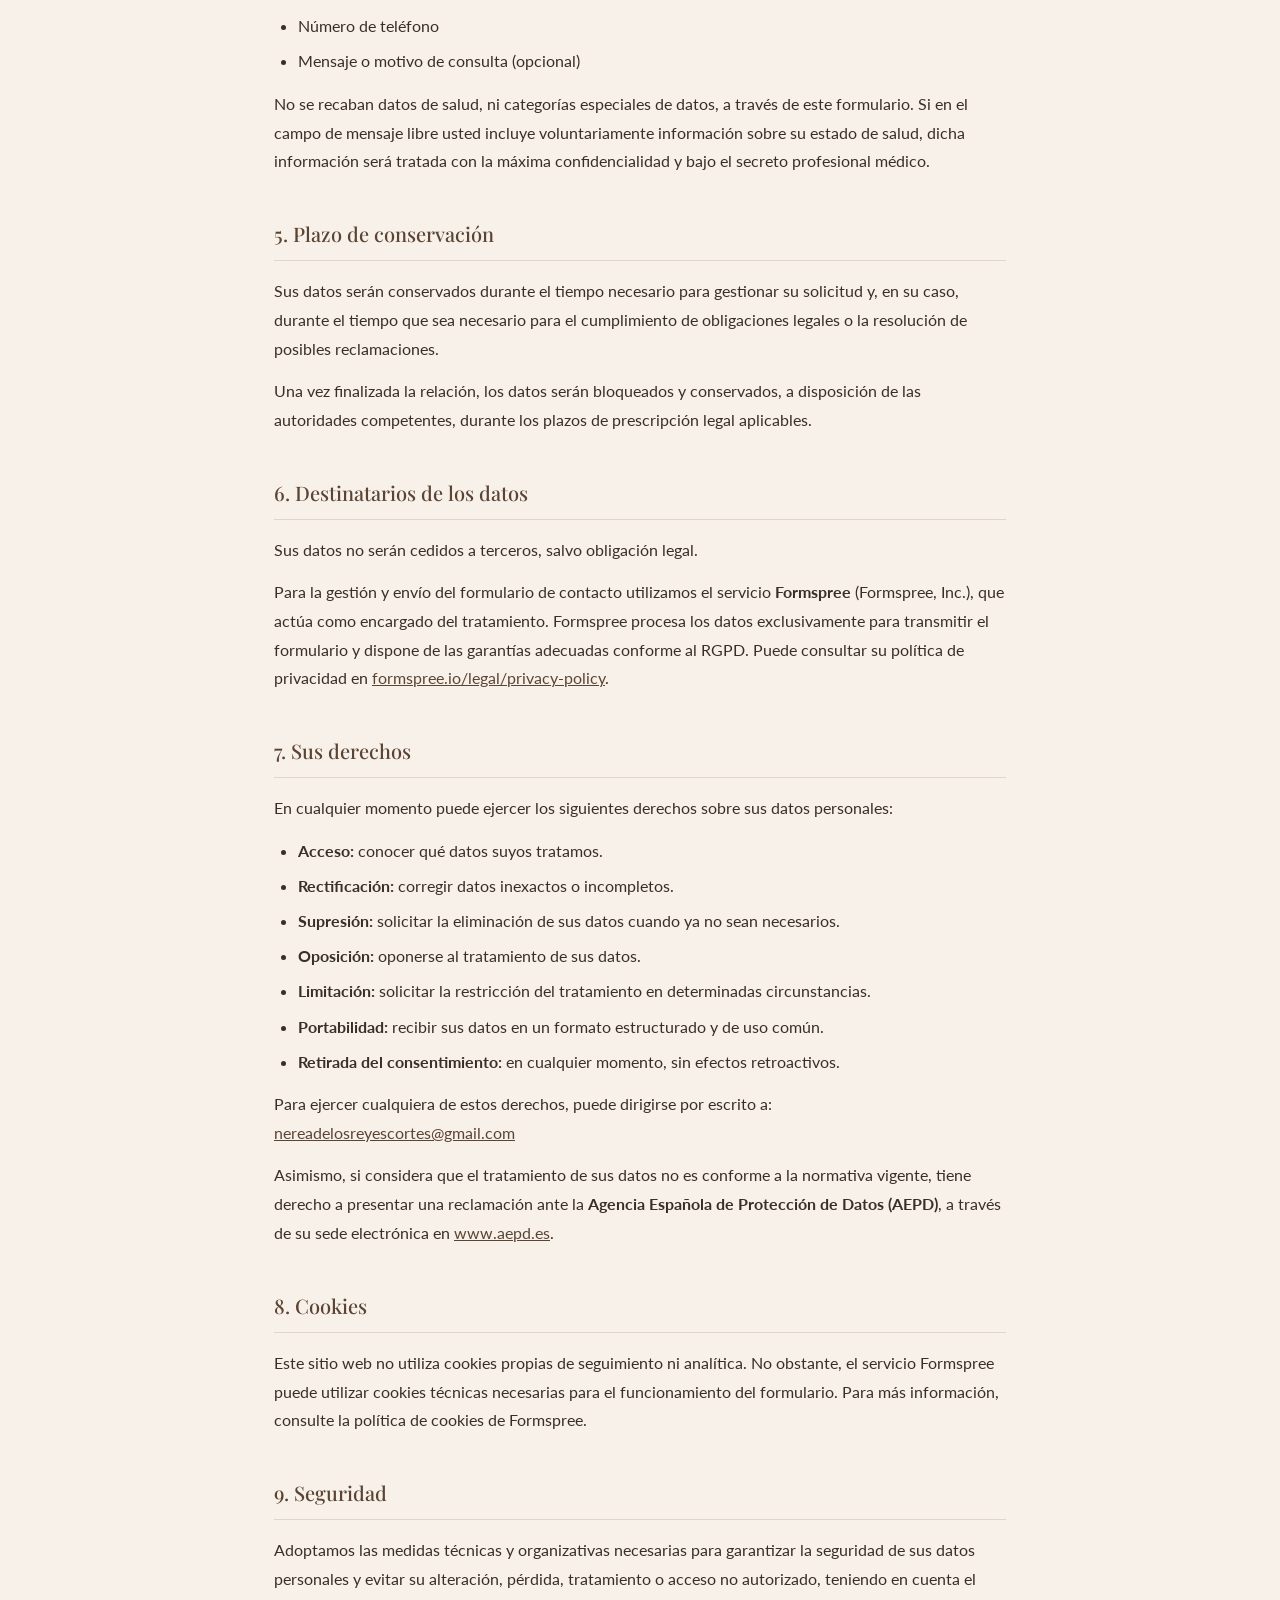
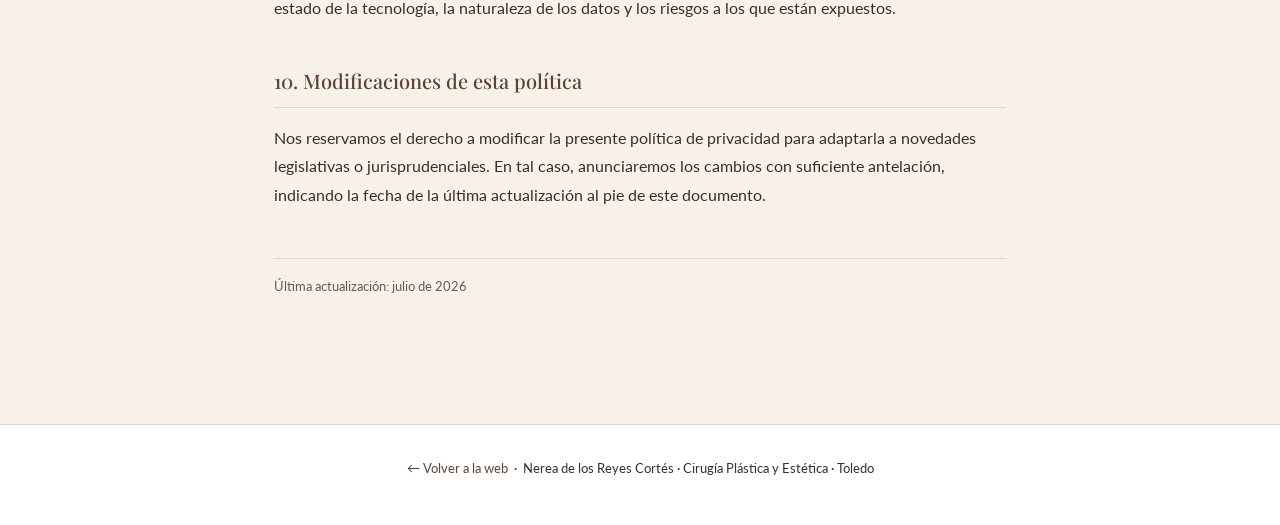
<file: privacidad.html>
<!DOCTYPE html>
<html lang="es">
<head>
  <meta charset="UTF-8" />
  <meta name="viewport" content="width=device-width, initial-scale=1.0" />
  <title>Política de Privacidad - Dra. Nerea de los Reyes Cortés</title>
  <link href="https://fonts.googleapis.com/css2?family=Playfair+Display:wght@400;500;600&family=Lato:wght@300;400;700&display=swap" rel="stylesheet" />
  <style>
    *, *::before, *::after { box-sizing: border-box; margin: 0; padding: 0; }

    :root {
      --marron: #5c4433;
      --marron-claro: #8a6a52;
      --nude: #f7f1ea;
      --blanco: #ffffff;
      --texto: #3a2e28;
      --texto-suave: #6b5a50;
      --borde: #e0d5cc;
    }

    body {
      font-family: 'Lato', sans-serif;
      background-color: var(--nude);
      color: var(--texto);
      line-height: 1.8;
      font-size: 16px;
    }

    /* HEADER */
    header {
      background: var(--blanco);
      border-bottom: 1px solid var(--borde);
      padding: 1.2rem 2rem;
      text-align: center;
    }

    header a {
      text-decoration: none;
      color: var(--marron);
      font-family: 'Playfair Display', serif;
      font-size: 1.4rem;
    }

    header a:hover { color: var(--marron-claro); }

    header p {
      font-size: 0.75rem;
      letter-spacing: 2px;
      color: var(--marron-claro);
      margin-top: 0.25rem;
      text-transform: uppercase;
    }

    /* MAIN */
    main {
      max-width: 780px;
      margin: 3rem auto;
      padding: 0 1.5rem 4rem;
    }

    .page-title {
      font-family: 'Playfair Display', serif;
      font-size: 2.2rem;
      font-weight: 500;
      color: var(--marron);
      margin-bottom: 0.5rem;
    }

    .page-subtitle {
      font-size: 0.8rem;
      letter-spacing: 2px;
      color: var(--marron-claro);
      text-transform: uppercase;
      margin-bottom: 0.5rem;
    }

    .divider {
      width: 60px;
      height: 1px;
      background: var(--marron);
      margin: 1.5rem 0 2.5rem;
    }

    .intro {
      background: var(--blanco);
      border: 1px solid var(--borde);
      border-radius: 8px;
      padding: 1.5rem 2rem;
      margin-bottom: 2.5rem;
      font-size: 0.95rem;
      color: var(--texto-suave);
    }

    section {
      margin-bottom: 2.5rem;
    }

    h2 {
      font-family: 'Playfair Display', serif;
      font-size: 1.25rem;
      font-weight: 500;
      color: var(--marron);
      margin-bottom: 1rem;
      padding-bottom: 0.5rem;
      border-bottom: 1px solid var(--borde);
    }

    p { margin-bottom: 0.85rem; color: var(--texto); }

    ul {
      padding-left: 1.5rem;
      margin-bottom: 0.85rem;
    }

    ul li {
      margin-bottom: 0.4rem;
      color: var(--texto);
    }

    .highlight-box {
      background: var(--blanco);
      border-left: 3px solid var(--marron);
      padding: 1rem 1.5rem;
      border-radius: 0 6px 6px 0;
      margin: 1rem 0;
      font-size: 0.95rem;
    }

    .highlight-box strong {
      color: var(--marron);
      display: block;
      margin-bottom: 0.3rem;
    }

    a { color: var(--marron); text-decoration: underline; }
    a:hover { color: var(--marron-claro); }

    .update-date {
      font-size: 0.8rem;
      color: var(--texto-suave);
      margin-top: 3rem;
      padding-top: 1rem;
      border-top: 1px solid var(--borde);
    }

    /* FOOTER */
    footer {
      text-align: center;
      padding: 2rem;
      font-size: 0.8rem;
      color: var(--texto-suave);
      border-top: 1px solid var(--borde);
      background: var(--blanco);
    }

    footer a { color: var(--marron); text-decoration: none; }
    footer a:hover { text-decoration: underline; }

    @media (max-width: 600px) {
      .page-title { font-size: 1.7rem; }
      main { margin: 2rem auto; }
    }
  </style>
</head>
<body>

  <header>
    <a href="index.html">Nerea de los Reyes</a>
    <p>Cirugía Plástica y Estética</p>
  </header>

  <main>
    <p class="page-subtitle">Información legal</p>
    <h1 class="page-title">Política de Privacidad</h1>
    <div class="divider"></div>

    <div class="intro">
      En cumplimiento del Reglamento (UE) 2016/679 del Parlamento Europeo y del Consejo (RGPD) y de la Ley Orgánica 3/2018, de 5 de diciembre, de Protección de Datos Personales y garantía de los derechos digitales (LOPDGDD), le informamos sobre el tratamiento de sus datos personales a través de este sitio web.
    </div>

    <!-- 1. Responsable -->
    <section>
      <h2>1. Responsable del tratamiento</h2>
      <div class="highlight-box">
        <strong>Identidad:</strong> Nerea de los Reyes Cortés
        <strong>Dirección:</strong> Avenida Pedro Diez 16, 28019 Madrid
        <strong>Email:</strong> <a href="mailto:nereadelosreyescortes@gmail.com">nereadelosreyescortes@gmail.com</a>
      </div>
    </section>

    <!-- 2. Finalidad -->
    <section>
      <h2>2. Finalidad del tratamiento</h2>
      <p>Los datos personales que nos facilite a través del formulario de contacto de esta web serán tratados con las siguientes finalidades:</p>
      <ul>
        <li>Gestionar y responder a su solicitud de cita o consulta médica.</li>
        <li>Comunicarnos con usted para confirmar, modificar o cancelar la cita solicitada.</li>
        <li>Atender cualquier consulta o solicitud de información que nos traslade.</li>
      </ul>
      <p>Sus datos no serán utilizados para ninguna finalidad distinta a las descritas anteriormente sin su consentimiento expreso.</p>
    </section>

    <!-- 3. Legitimación -->
    <section>
      <h2>3. Legitimación del tratamiento</h2>
      <p>La base legal para el tratamiento de sus datos es el <strong>consentimiento expreso</strong> que usted otorga al marcar la casilla de aceptación de la presente política de privacidad antes de enviar el formulario, de conformidad con el artículo 6.1.a) del RGPD.</p>
      <p>Puede retirar su consentimiento en cualquier momento dirigiéndose a la dirección de email indicada, sin que ello afecte a la licitud del tratamiento realizado con anterioridad.</p>
    </section>

    <!-- 4. Datos recabados -->
    <section>
      <h2>4. Datos personales recabados</h2>
      <p>A través del formulario de solicitud de cita recabamos únicamente los siguientes datos:</p>
      <ul>
        <li>Nombre completo</li>
        <li>Dirección de correo electrónico</li>
        <li>Número de teléfono</li>
        <li>Mensaje o motivo de consulta (opcional)</li>
      </ul>
      <p>No se recaban datos de salud, ni categorías especiales de datos, a través de este formulario. Si en el campo de mensaje libre usted incluye voluntariamente información sobre su estado de salud, dicha información será tratada con la máxima confidencialidad y bajo el secreto profesional médico.</p>
    </section>

    <!-- 5. Conservación -->
    <section>
      <h2>5. Plazo de conservación</h2>
      <p>Sus datos serán conservados durante el tiempo necesario para gestionar su solicitud y, en su caso, durante el tiempo que sea necesario para el cumplimiento de obligaciones legales o la resolución de posibles reclamaciones.</p>
      <p>Una vez finalizada la relación, los datos serán bloqueados y conservados, a disposición de las autoridades competentes, durante los plazos de prescripción legal aplicables.</p>
    </section>

    <!-- 6. Destinatarios -->
    <section>
      <h2>6. Destinatarios de los datos</h2>
      <p>Sus datos no serán cedidos a terceros, salvo obligación legal.</p>
      <p>Para la gestión y envío del formulario de contacto utilizamos el servicio <strong>Formspree</strong> (Formspree, Inc.), que actúa como encargado del tratamiento. Formspree procesa los datos exclusivamente para transmitir el formulario y dispone de las garantías adecuadas conforme al RGPD. Puede consultar su política de privacidad en <a href="https://formspree.io/legal/privacy-policy" target="_blank" rel="noopener">formspree.io/legal/privacy-policy</a>.</p>
    </section>

    <!-- 7. Derechos -->
    <section>
      <h2>7. Sus derechos</h2>
      <p>En cualquier momento puede ejercer los siguientes derechos sobre sus datos personales:</p>
      <ul>
        <li><strong>Acceso:</strong> conocer qué datos suyos tratamos.</li>
        <li><strong>Rectificación:</strong> corregir datos inexactos o incompletos.</li>
        <li><strong>Supresión:</strong> solicitar la eliminación de sus datos cuando ya no sean necesarios.</li>
        <li><strong>Oposición:</strong> oponerse al tratamiento de sus datos.</li>
        <li><strong>Limitación:</strong> solicitar la restricción del tratamiento en determinadas circunstancias.</li>
        <li><strong>Portabilidad:</strong> recibir sus datos en un formato estructurado y de uso común.</li>
        <li><strong>Retirada del consentimiento:</strong> en cualquier momento, sin efectos retroactivos.</li>
      </ul>
      <p>Para ejercer cualquiera de estos derechos, puede dirigirse por escrito a: <a href="mailto:nereadelosreyescortes@gmail.com">nereadelosreyescortes@gmail.com</a></p>
      <p>Asimismo, si considera que el tratamiento de sus datos no es conforme a la normativa vigente, tiene derecho a presentar una reclamación ante la <strong>Agencia Española de Protección de Datos (AEPD)</strong>, a través de su sede electrónica en <a href="https://www.aepd.es" target="_blank" rel="noopener">www.aepd.es</a>.</p>
    </section>

    <!-- 8. Cookies -->
    <section>
      <h2>8. Cookies</h2>
      <p>Este sitio web no utiliza cookies propias de seguimiento ni analítica. No obstante, el servicio Formspree puede utilizar cookies técnicas necesarias para el funcionamiento del formulario. Para más información, consulte la política de cookies de Formspree.</p>
    </section>

    <!-- 9. Seguridad -->
    <section>
      <h2>9. Seguridad</h2>
      <p>Adoptamos las medidas técnicas y organizativas necesarias para garantizar la seguridad de sus datos personales y evitar su alteración, pérdida, tratamiento o acceso no autorizado, teniendo en cuenta el estado de la tecnología, la naturaleza de los datos y los riesgos a los que están expuestos.</p>
    </section>

    <!-- 10. Cambios -->
    <section>
      <h2>10. Modificaciones de esta política</h2>
      <p>Nos reservamos el derecho a modificar la presente política de privacidad para adaptarla a novedades legislativas o jurisprudenciales. En tal caso, anunciaremos los cambios con suficiente antelación, indicando la fecha de la última actualización al pie de este documento.</p>
    </section>

    <p class="update-date">Última actualización: julio de 2026</p>
  </main>

  <footer>
    <p><a href="index.html">← Volver a la web</a> &nbsp;·&nbsp; Nerea de los Reyes Cortés · Cirugía Plástica y Estética · Toledo</p>
  </footer>

  <script defer src="https://cdn.vercel-insights.com/v1/script.js"></script>
</body>
</html>
</file>
<file: styles.css>
/* ===========================
   COLORES Y VARIABLES
   =========================== */
:root {
    --nude: #E8DCC8;
    --nude-dark: #D4C4A8;
    --nude-light: #F0E8DC;
    --blanco: #FDFBF7;
    --gris-suave: #D8D3CC;
    --gris-oscuro: #A89F94;
    --marron-claro: #B8A898;
    --marron: #8B7355;
    --marron-oscuro: #6B5344;
    --marron-tinta: #5C4433;
    --texto: #4A443F;
    --texto-claro: #726B63;
    --fondo: #FAF8F3;
    --sombra-sutil: 0 2px 16px rgba(107, 83, 68, 0.05);
    --sombra-media: 0 14px 38px rgba(107, 83, 68, 0.10);
}

/* ===========================
   RESET Y ESTILOS BASE
   =========================== */
* {
    margin: 0;
    padding: 0;
    box-sizing: border-box;
}

html {
    scroll-behavior: smooth;
    /* Compensa la altura del navbar sticky al navegar por anclas */
    scroll-padding-top: 115px;
}

@media (max-width: 768px) {
    html { scroll-padding-top: 95px; }
}

@media (max-width: 480px) {
    html { scroll-padding-top: 85px; }
}

@media (prefers-reduced-motion: reduce) {
    html { scroll-behavior: auto; }
    *, *::before, *::after {
        transition-duration: 0.01ms !important;
        animation-duration: 0.01ms !important;
    }
}

body {
    font-family: 'Lato', sans-serif;
    line-height: 1.7;
    color: var(--texto);
    background-color: var(--fondo);
    font-weight: 400;
}

h1, h2, h3, h4, h5, h6 {
    font-family: 'Playfair Display', serif;
    font-weight: 500;
    color: var(--marron-oscuro);
}

p {
    color: var(--texto);
}

a {
    color: var(--marron);
    transition: all 0.3s ease;
}

a:hover {
    color: var(--marron-oscuro);
}

.container {
    max-width: 1200px;
    margin: 0 auto;
    padding: 0 20px;
}

/* ===========================
   NAVBAR
   =========================== */
.navbar {
    background-color: var(--blanco);
    padding: 8px 0;
    position: sticky;
    top: 0;
    z-index: 1000;
    box-shadow: 0 2px 8px rgba(107, 83, 68, 0.08);
    border-bottom: 1px solid var(--nude-light);
}

.nav-container {
    display: flex;
    justify-content: space-between;
    align-items: center;
}

.logo img {
    height: 85px;
    width: auto;
    display: block;
}

.menu {
    display: flex;
    list-style: none;
    gap: 30px;
}

.menu a {
    color: var(--texto);
    text-decoration: none;
    font-size: 14px;
    font-weight: 400;
    letter-spacing: 0.5px;
    position: relative;
}

.menu a::after {
    content: '';
    position: absolute;
    bottom: -5px;
    left: 0;
    width: 0;
    height: 1px;
    background-color: var(--marron);
    transition: width 0.3s ease;
}

.menu a:hover::after {
    width: 100%;
}

.menu-toggle {
    display: none;
    background: none;
    border: none;
    color: var(--marron);
    font-size: 24px;
    cursor: pointer;
}

/* ===========================
   HERO SECTION
   =========================== */
.hero {
    background: linear-gradient(135deg, var(--nude) 0%, var(--nude-light) 100%);
    color: var(--marron-oscuro);
    padding: 120px 20px;
    text-align: center;
    min-height: 500px;
    display: flex;
    align-items: center;
    justify-content: center;
    border-bottom: 1px solid var(--nude-dark);
}

.hero-eyebrow {
    font-size: 13px;
    letter-spacing: 3px;
    text-transform: uppercase;
    color: var(--marron);
    margin-bottom: 18px;
    font-weight: 400;
}

.hero-content h1 {
    font-size: 56px;
    margin-bottom: 25px;
    font-weight: 600;
    letter-spacing: -1px;
    color: var(--marron-oscuro);
    font-family: 'Playfair Display', serif;
}

.hero-content p {
    font-size: 18px;
    margin-bottom: 40px;
    color: var(--texto);
    max-width: 600px;
    margin-left: auto;
    margin-right: auto;
}

.hero-buttons {
    display: flex;
    gap: 20px;
    justify-content: center;
    flex-wrap: wrap;
}

/* ===========================
   BOTONES
   =========================== */
.btn {
    padding: 16px 45px;
    border-radius: 4px;
    text-decoration: none;
    font-weight: 500;
    transition: all 0.3s ease;
    border: none;
    cursor: pointer;
    font-size: 13px;
    letter-spacing: 2px;
    text-transform: uppercase;
    display: inline-block;
}

.btn-primary {
    background-color: var(--marron);
    color: var(--blanco);
}

.btn-primary:hover {
    background-color: var(--marron-oscuro);
    transform: translateY(-2px);
    box-shadow: 0 8px 20px rgba(107, 83, 68, 0.15);
}

.btn-secondary {
    background-color: transparent;
    color: var(--marron);
    border: 1.5px solid var(--marron);
}

.btn-secondary:hover {
    background-color: var(--marron);
    color: var(--blanco);
    transform: translateY(-2px);
}

.btn-secondary svg {
    width: 16px;
    height: 16px;
    vertical-align: -2px;
    margin-right: 6px;
}

/* ===========================
   FRANJA DE CONFIANZA
   =========================== */
.confianza {
    background-color: var(--marron-oscuro);
    padding: 45px 20px;
}

.confianza-grid {
    max-width: 1000px;
    margin: 0 auto;
    display: grid;
    grid-template-columns: repeat(4, 1fr);
    gap: 20px;
    text-align: center;
}

.confianza-item {
    padding: 0 10px;
}

.confianza-item + .confianza-item {
    border-left: 1px solid rgba(232, 220, 200, 0.18);
}

.confianza-num {
    font-family: 'Playfair Display', serif;
    font-size: 34px;
    font-weight: 500;
    color: var(--blanco);
    line-height: 1.1;
}

.confianza-lbl {
    font-size: 12.5px;
    letter-spacing: 0.5px;
    color: var(--nude-dark);
    margin-top: 6px;
    min-height: 16px;
}

/* ===========================
   SOBRE MI
   =========================== */
.sobre {
    padding: 100px 20px;
    background-color: var(--blanco);
    border-bottom: 1px solid var(--nude-light);
}

.sobre-content {
    max-width: 900px;
    margin: 0 auto;
}

.sobre h2 {
    font-size: 42px;
    margin-bottom: 30px;
    text-align: center;
}

.sobre-text p {
    font-size: 16px;
    line-height: 1.9;
    margin-bottom: 25px;
    color: var(--texto);
}

.credentials {
    display: grid;
    grid-template-columns: repeat(auto-fit, minmax(250px, 1fr));
    gap: 25px;
    margin-top: 40px;
    padding-top: 40px;
    border-top: 1px solid var(--nude-light);
}

.credential-item {
    display: flex;
    gap: 15px;
    align-items: flex-start;
}

.credential-icon {
    font-size: 28px;
    flex-shrink: 0;
}

.credential-item p {
    font-size: 15px;
    color: var(--texto);
}

/* ===========================
   ESPECIALIDADES
   =========================== */
.especialidades {
    padding: 100px 20px;
    background-color: var(--fondo);
    border-bottom: 1px solid var(--nude-light);
}

.especialidades h2 {
    text-align: center;
    font-size: 42px;
    margin-bottom: 15px;
}

.section-subtitle {
    text-align: center;
    font-size: 16px;
    color: var(--texto-claro);
    margin-bottom: 60px;
    font-weight: 300;
}

.grid-especialidades {
    display: grid;
    grid-template-columns: repeat(auto-fit, minmax(280px, 1fr));
    gap: 35px;
}

.card-especialidad {
    background: var(--blanco);
    padding: 50px 35px;
    border-radius: 2px;
    text-align: center;
    transition: all 0.4s ease;
    border: 1px solid var(--nude-light);
    box-shadow: var(--sombra-sutil);
    position: relative;
    overflow: hidden;
}

.card-especialidad::before {
    content: '';
    position: absolute;
    top: 0;
    left: 0;
    width: 100%;
    height: 3px;
    background-color: var(--marron-claro);
    transform: scaleX(0);
    transform-origin: left;
    transition: transform 0.4s ease;
}

.card-especialidad:hover {
    transform: translateY(-8px);
    box-shadow: var(--sombra-media);
    border-color: var(--nude);
}

.card-especialidad:hover::before {
    transform: scaleX(1);
}

.card-especialidad h3 {
    font-size: 26px;
    margin-bottom: 0;
    color: var(--marron-oscuro);
}

.card-especialidad h3::after {
    content: '';
    display: block;
    width: 36px;
    height: 1px;
    background-color: var(--marron-tinta);
    margin: 14px auto 22px;
}

.services-list {
    list-style: none;
    text-align: left;
}

.services-list li {
    font-size: 14px;
    color: var(--texto);
    padding: 8px 0;
    border-bottom: 1px solid var(--nude-light);
}

.services-list li:last-child {
    border-bottom: none;
}

.services-list li::before {
    content: "—";
    color: var(--marron-claro);
    font-weight: 300;
    margin-right: 10px;
}

/* ===========================
   PROCESO
   =========================== */
.proceso {
    padding: 100px 20px;
    background-color: var(--blanco);
    border-bottom: 1px solid var(--nude-light);
}

.proceso h2 {
    text-align: center;
    font-size: 42px;
    margin-bottom: 15px;
}

.proceso-grid {
    display: grid;
    grid-template-columns: repeat(auto-fit, minmax(250px, 360px));
    justify-content: center;
    gap: 30px;
    margin-top: 60px;
}

.proceso-step {
    text-align: center;
    padding: 35px 25px;
    background-color: var(--fondo);
    border: 1px solid var(--nude-light);
    border-radius: 2px;
    box-shadow: var(--sombra-sutil);
    transition: all 0.3s ease;
}

.proceso-step:hover {
    background-color: var(--nude-light);
    border-color: var(--nude);
}

.step-number {
    display: inline-flex;
    align-items: center;
    justify-content: center;
    width: 50px;
    height: 50px;
    background-color: var(--marron-claro);
    color: var(--blanco);
    font-size: 24px;
    font-weight: 600;
    border-radius: 50%;
    margin-bottom: 20px;
}

.proceso-step h3 {
    font-size: 18px;
    margin-bottom: 15px;
    color: var(--marron-oscuro);
}

.proceso-step p {
    font-size: 14px;
    color: var(--texto);
    line-height: 1.8;
}

/* ===========================
   FAQ
   =========================== */
.faq {
    padding: 100px 20px;
    background-color: var(--fondo);
    border-bottom: 1px solid var(--nude-light);
}

.faq h2 {
    text-align: center;
    font-size: 42px;
    margin-bottom: 15px;
}

.faq-list {
    max-width: 760px;
    margin: 60px auto 0;
}

.faq-item {
    border-bottom: 1px solid var(--nude);
}

.faq-item summary {
    cursor: pointer;
    list-style: none;
    padding: 24px 6px;
    font-family: 'Playfair Display', serif;
    font-size: 20px;
    color: var(--marron-oscuro);
    display: flex;
    justify-content: space-between;
    align-items: center;
    gap: 20px;
}

.faq-item summary::-webkit-details-marker {
    display: none;
}

.faq-item summary .faq-chevron {
    flex-shrink: 0;
    color: var(--marron-claro);
    transition: transform 0.3s ease;
}

.faq-item[open] summary .faq-chevron {
    transform: rotate(45deg);
}

.faq-item p {
    padding: 0 6px 26px;
    font-size: 15.5px;
    color: var(--texto-claro);
    line-height: 1.85;
}

/* ===========================
   CONTACTO
   =========================== */
.contacto {
    padding: 100px 20px;
    background-color: var(--fondo);
    border-bottom: 1px solid var(--nude-light);
}

.contacto h2 {
    text-align: center;
    font-size: 42px;
    margin-bottom: 15px;
}

.contacto-content {
    display: grid;
    grid-template-columns: repeat(auto-fit, minmax(250px, 1fr));
    gap: 40px;
    margin-top: 60px;
    margin-bottom: 60px;
}

.tel-desktop {
    display: inline;
    font-size: 16px;
    font-weight: 500;
    color: var(--marron);
}

.tel-mobile {
    display: none;
    font-size: 16px;
    font-weight: 500;
    color: var(--marron);
    text-decoration: none;
}

@media (hover: none) and (pointer: coarse) {
    .tel-desktop { display: none; }
    .tel-mobile { display: inline; }
}

.info-item {
    text-align: center;
    padding: 35px 25px;
    background-color: var(--blanco);
    border: 1px solid var(--nude-light);
    border-radius: 2px;
    box-shadow: var(--sombra-sutil);
    transition: all 0.3s ease;
    position: relative;
    cursor: pointer;
}

.info-item:hover {
    border-color: var(--marron-claro);
    box-shadow: 0 10px 25px rgba(184, 168, 152, 0.1);
}

/* El enlace de cada bloque se expande para cubrir todo el card */
.info-item a::after {
    content: '';
    position: absolute;
    inset: 0;
    z-index: 1;
}

/* Teléfono en escritorio: sin acción, sin pointer */
@media (hover: hover) and (pointer: fine) {
    .info-item:has(.tel-desktop) {
        cursor: default;
    }
}

.info-icon {
    font-size: 40px;
    display: block;
    margin-bottom: 15px;
}

.info-item h3 {
    font-size: 18px;
    margin-bottom: 12px;
    color: var(--marron-oscuro);
}

.info-item a {
    font-size: 16px;
    font-weight: 500;
    color: var(--marron);
    text-decoration: none;
}

.info-item a:hover {
    color: var(--marron-oscuro);
}

.cta-final {
    text-align: center;
    padding: 50px 40px;
    background: linear-gradient(135deg, var(--nude-light) 0%, var(--nude) 100%);
    border-radius: 2px;
}

.cta-final p {
    font-size: 20px;
    margin-bottom: 25px;
    color: var(--marron-oscuro);
    font-weight: 500;
}

/* ===========================
   FOOTER
   =========================== */
.footer {
    background-color: var(--marron-oscuro);
    color: var(--blanco);
    padding: 40px 20px;
    text-align: center;
}

.footer p {
    color: var(--blanco);
    font-size: 14px;
    margin: 5px 0;
}

.footer-disclaimer {
    font-size: 12px;
    opacity: 0.8;
    margin-top: 10px;
}

.footer-link {
    color: var(--blanco);
    text-decoration: underline;
    text-underline-offset: 2px;
}

.footer-link:hover {
    color: var(--nude);
}

/* ===========================
   MODAL Y FORMULARIO
   =========================== */
.modal-overlay {
    position: fixed;
    inset: 0;
    background: rgba(92, 68, 51, 0.35);
    backdrop-filter: blur(2px);
    z-index: 2000;
    display: flex;
    align-items: center;
    justify-content: center;
    padding: 20px;
    opacity: 0;
    visibility: hidden;
    transition: opacity 0.3s ease, visibility 0.3s ease;
}

.modal-overlay.open {
    opacity: 1;
    visibility: visible;
}

.modal-container {
    background: var(--blanco);
    max-width: 480px;
    width: 100%;
    padding: 48px 44px;
    position: relative;
    border: 1px solid var(--nude-light);
    transform: translateY(16px);
    transition: transform 0.3s ease;
    max-height: 90vh;
    overflow-y: auto;
}

.modal-overlay.open .modal-container {
    transform: translateY(0);
}

.modal-close {
    position: absolute;
    top: 14px;
    right: 14px;
    background: none;
    border: none;
    cursor: pointer;
    color: var(--gris-oscuro);
    padding: 6px;
    line-height: 0;
    transition: color 0.2s ease;
}

.modal-close:hover {
    color: var(--marron-oscuro);
}

.modal-close svg {
    width: 20px;
    height: 20px;
}

.modal-container h2 {
    font-size: 28px;
    margin-bottom: 6px;
    text-align: left;
}

.modal-subtitle {
    font-size: 14px;
    color: var(--texto-claro);
    margin-bottom: 28px;
}

.form-group {
    margin-bottom: 18px;
}

.form-group label {
    display: block;
    font-size: 13px;
    color: var(--texto);
    margin-bottom: 6px;
    letter-spacing: 0.2px;
}

.required-mark {
    color: var(--marron);
}

.form-group input,
.form-group textarea {
    width: 100%;
    padding: 11px 13px;
    border: 1px solid var(--nude-dark);
    background: var(--fondo);
    font-family: 'Lato', sans-serif;
    font-size: 14px;
    color: var(--texto);
    outline: none;
    transition: border-color 0.2s ease, background 0.2s ease;
    border-radius: 2px;
    -webkit-appearance: none;
    appearance: none;
}

.form-group input:focus,
.form-group textarea:focus {
    border-color: var(--marron-claro);
    background: var(--blanco);
}

.form-group textarea {
    resize: vertical;
    min-height: 88px;
    line-height: 1.6;
}

.form-group-check {
    margin-top: 4px;
}

.check-label {
    display: flex;
    gap: 10px;
    align-items: flex-start;
    cursor: pointer;
    font-size: 12px;
    color: var(--texto-claro);
    line-height: 1.6;
    margin-bottom: 0;
    position: relative;
    z-index: 10;
    pointer-events: auto;
}

.form-group input[type="checkbox"] {
    -webkit-appearance: checkbox;
    appearance: auto;
    width: 16px;
    min-width: 16px;
    height: 16px;
    padding: 0;
    border: none;
    border-radius: 0;
    background: unset;
    accent-color: var(--marron);
    cursor: pointer;
    margin-top: 2px;
    position: relative;
    z-index: 10;
    pointer-events: auto;
    flex-shrink: 0;
}

.privacy-link {
    color: var(--marron);
    text-decoration: underline;
    text-underline-offset: 2px;
}

.form-error {
    font-size: 12px;
    color: var(--marron-oscuro);
    margin-top: 8px;
    padding: 8px 12px;
    background: var(--nude-light);
    border-left: 2px solid var(--marron);
}

.btn-form {
    width: 100%;
    margin-top: 6px;
    padding: 14px;
}

.btn-form:disabled {
    opacity: 0.6;
    cursor: not-allowed;
    transform: none !important;
    box-shadow: none !important;
}

.form-success {
    text-align: center;
    padding: 20px 0 10px;
}

.form-success svg {
    width: 48px;
    height: 48px;
    display: block;
    margin: 0 auto 16px;
}

.form-success p {
    font-size: 17px;
    color: var(--marron-oscuro);
    line-height: 1.7;
    font-family: 'Playfair Display', serif;
    font-weight: 400;
}

/* ===========================
   RESPONSIVE
   =========================== */
@media (max-width: 768px) {
    .nav-container {
        display: grid;
        grid-template-columns: 1fr auto 1fr;
        align-items: center;
    }

    .logo {
        grid-column: 2;
    }

    .menu-toggle {
        display: block;
        grid-column: 3;
        justify-self: end;
    }

    .menu {
        display: none;
        flex-direction: column;
        grid-column: 1 / -1;
        gap: 0;
        padding: 12px 0 16px;
        border-top: 1px solid var(--nude-light);
        margin-top: 10px;
    }

    .menu li a {
        display: block;
        padding: 12px 4px;
        font-size: 15px;
        border-bottom: 1px solid var(--nude-light);
    }

    .menu li:last-child a {
        border-bottom: none;
    }

    .hero-content h1 {
        font-size: 36px;
    }

    .hero-content p {
        font-size: 16px;
    }

    .hero {
        padding: 80px 20px;
        min-height: auto;
    }

    .hero-buttons {
        flex-direction: column;
        align-items: center;
    }

    .btn {
        width: 100%;
        max-width: 300px;
    }

    .especialidades h2,
    .contacto h2,
    .proceso h2,
    .sobre h2 {
        font-size: 32px;
    }

    .sobre {
        padding: 60px 20px;
    }

    .especialidades,
    .proceso,
    .contacto {
        padding: 60px 20px;
    }

    .grid-especialidades,
    .contacto-content {
        grid-template-columns: 1fr;
    }

    .confianza-grid {
        grid-template-columns: repeat(2, 1fr);
        gap: 30px 20px;
    }

    .confianza-item:nth-child(3) {
        border-left: none;
    }

    .faq {
        padding: 60px 20px;
    }

    .faq-item summary {
        font-size: 18px;
    }

    .logo img {
        height: 70px;
    }

    .hero-content h1 {
        margin-bottom: 15px;
    }
}

@media (max-width: 480px) {
    .modal-container {
        padding: 40px 24px;
    }

    .modal-container h2 {
        font-size: 24px;
    }

    .navbar {
        padding: 10px 0;
    }

    .logo img {
        height: 60px;
    }

    .hero-content h1 {
        font-size: 28px;
        margin-bottom: 15px;
    }

    .hero-content p {
        font-size: 14px;
        margin-bottom: 25px;
    }

    .especialidades h2,
    .contacto h2,
    .proceso h2,
    .sobre h2 {
        font-size: 26px;
    }

    .section-subtitle {
        font-size: 14px;
    }

    .card-especialidad {
        padding: 30px 20px;
    }

    .card-especialidad h3 {
        font-size: 18px;
    }

    .info-item {
        padding: 25px 15px;
    }
}
</file>
